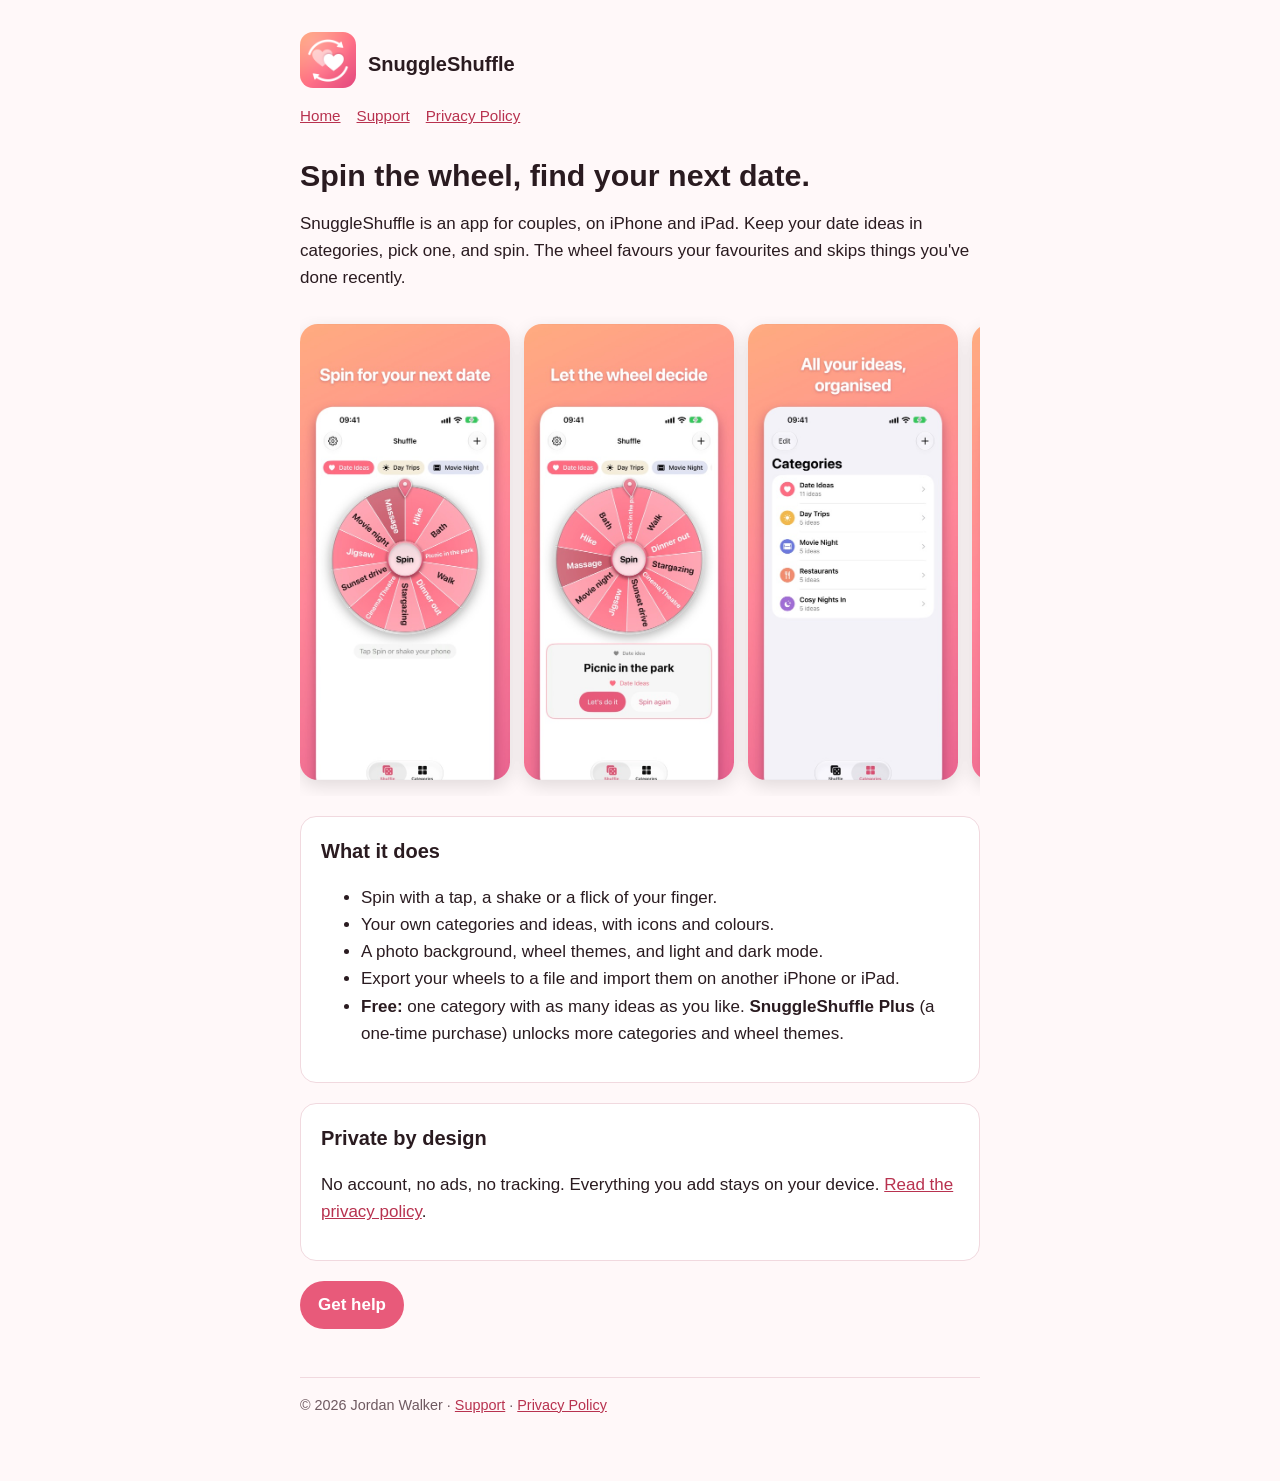
<file: index.html>
<!doctype html>
<html lang="en-GB">
<head>
  <meta charset="utf-8">
  <meta name="viewport" content="width=device-width, initial-scale=1">
  <title>SnuggleShuffle</title>
  <meta name="description" content="SnuggleShuffle: spin the wheel, find your next date. An app for couples on iPhone and iPad.">
  <link rel="icon" href="icon.png">
  <link rel="stylesheet" href="style.css">
</head>
<body>
<main>
  <header class="site">
    <a href="./"><img src="icon.png" alt=""></a>
    <a href="./"><strong>SnuggleShuffle</strong></a>
  </header>
  <nav>
    <a href="./">Home</a>
    <a href="support.html">Support</a>
    <a href="privacy.html">Privacy Policy</a>
  </nav>

  <h1>Spin the wheel, find your next date.</h1>
  <p>SnuggleShuffle is an app for couples, on iPhone and iPad. Keep your date ideas in categories, pick one, and spin. The wheel favours your favourites and skips things you've done recently.</p>

  <div class="gallery" role="list" aria-label="App screenshots">
    <img role="listitem" src="images/shot-01.jpg" width="480" height="1043" loading="lazy" alt="Spin for your next date: the Date Ideas wheel">
    <img role="listitem" src="images/shot-02.jpg" width="480" height="1043" loading="lazy" alt="Let the wheel decide: a result card showing Picnic in the park">
    <img role="listitem" src="images/shot-03.jpg" width="480" height="1043" loading="lazy" alt="All your ideas, organised: a list of five categories">
    <img role="listitem" src="images/shot-04.jpg" width="480" height="1043" loading="lazy" alt="Make it yours: a colourful Sunset-themed wheel across every category">
    <img role="listitem" src="images/shot-05.jpg" width="480" height="1043" loading="lazy" alt="Your photo, behind the wheel: a bright wheel over a soft photo background">
    <img role="listitem" src="images/shot-06.jpg" width="480" height="1043" loading="lazy" alt="One-time Plus, no subscription: the SnuggleShuffle Plus screen">
  </div>

  <div class="card">
    <h2 style="margin-top:0">What it does</h2>
    <ul>
      <li>Spin with a tap, a shake or a flick of your finger.</li>
      <li>Your own categories and ideas, with icons and colours.</li>
      <li>A photo background, wheel themes, and light and dark mode.</li>
      <li>Export your wheels to a file and import them on another iPhone or iPad.</li>
      <li><strong>Free:</strong> one category with as many ideas as you like. <strong>SnuggleShuffle Plus</strong> (a one-time purchase) unlocks more categories and wheel themes.</li>
    </ul>
  </div>

  <div class="card">
    <h2 style="margin-top:0">Private by design</h2>
    <p>No account, no ads, no tracking. Everything you add stays on your device. <a href="privacy.html">Read the privacy policy</a>.</p>
  </div>

  <p><a class="button" href="support.html">Get help</a></p>

  <footer>
    © 2026 Jordan Walker · <a href="support.html">Support</a> · <a href="privacy.html">Privacy Policy</a>
  </footer>
</main>
</body>
</html>
</file>
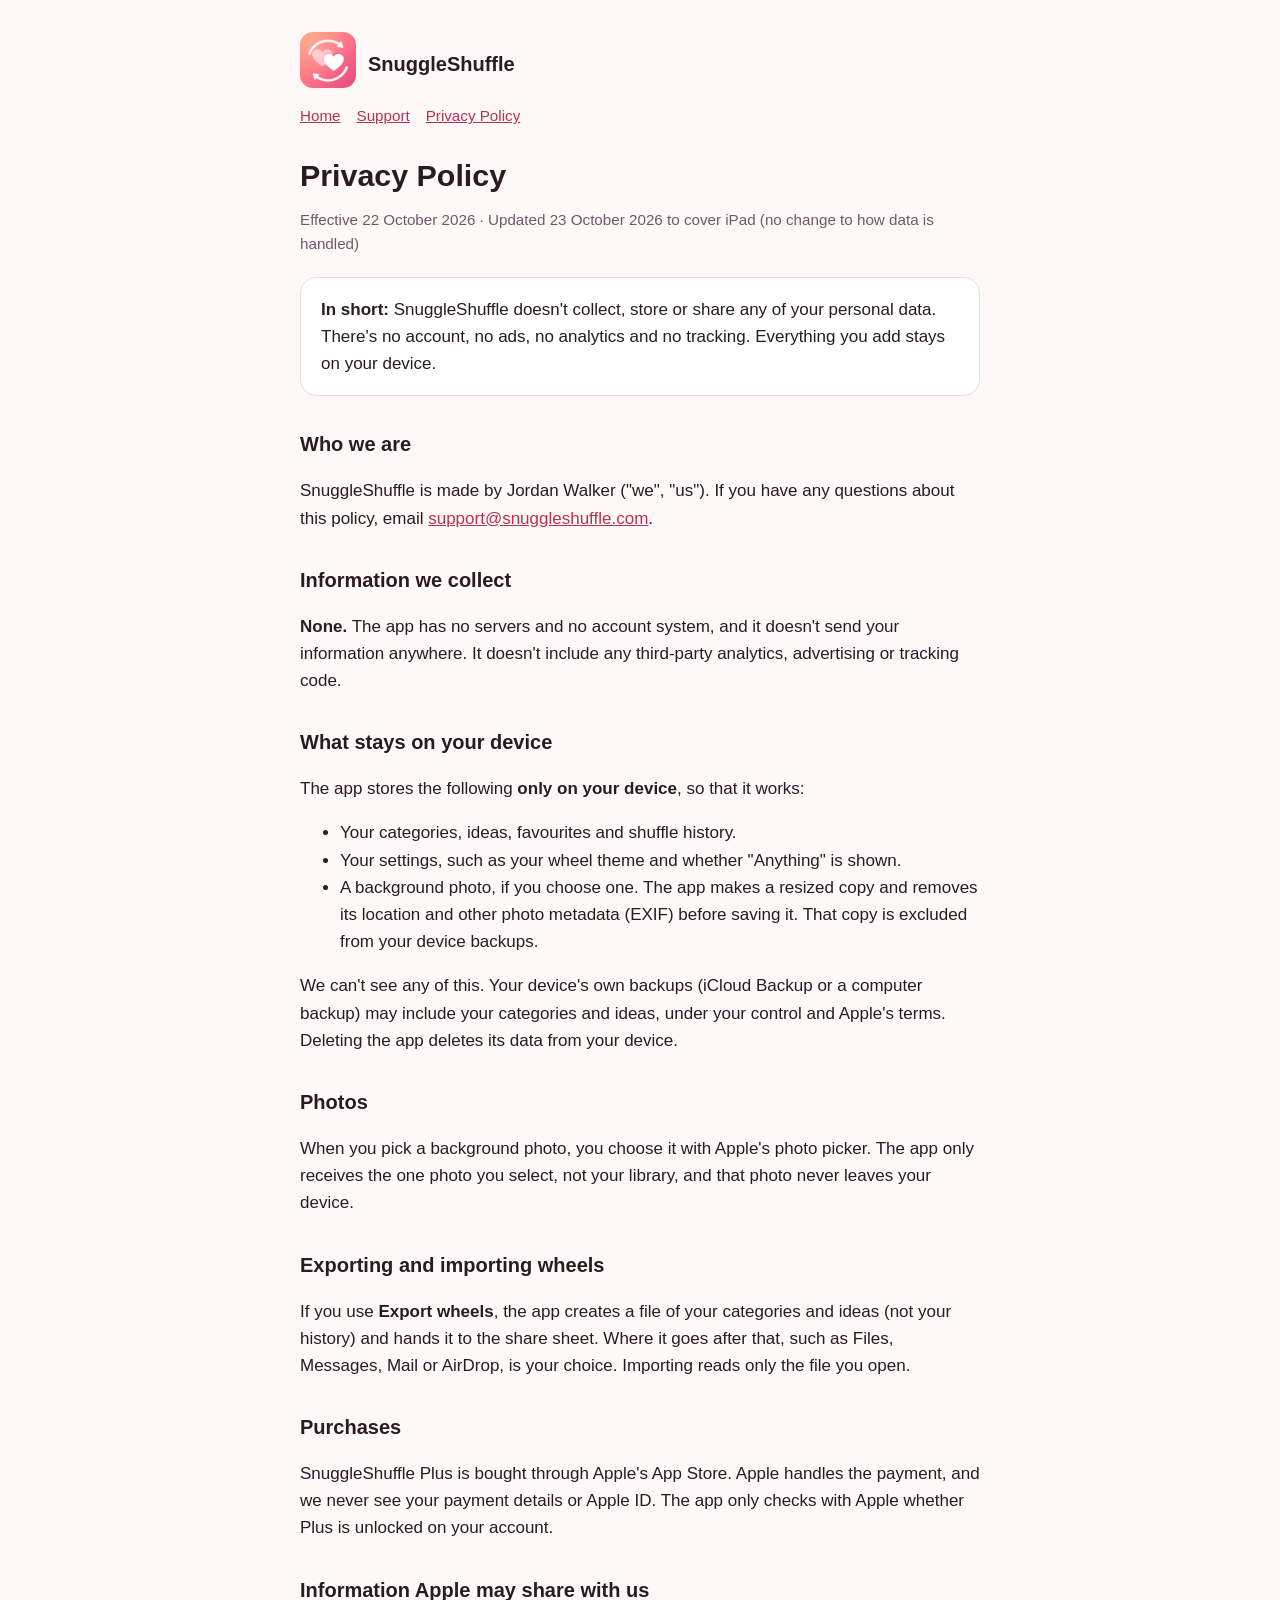
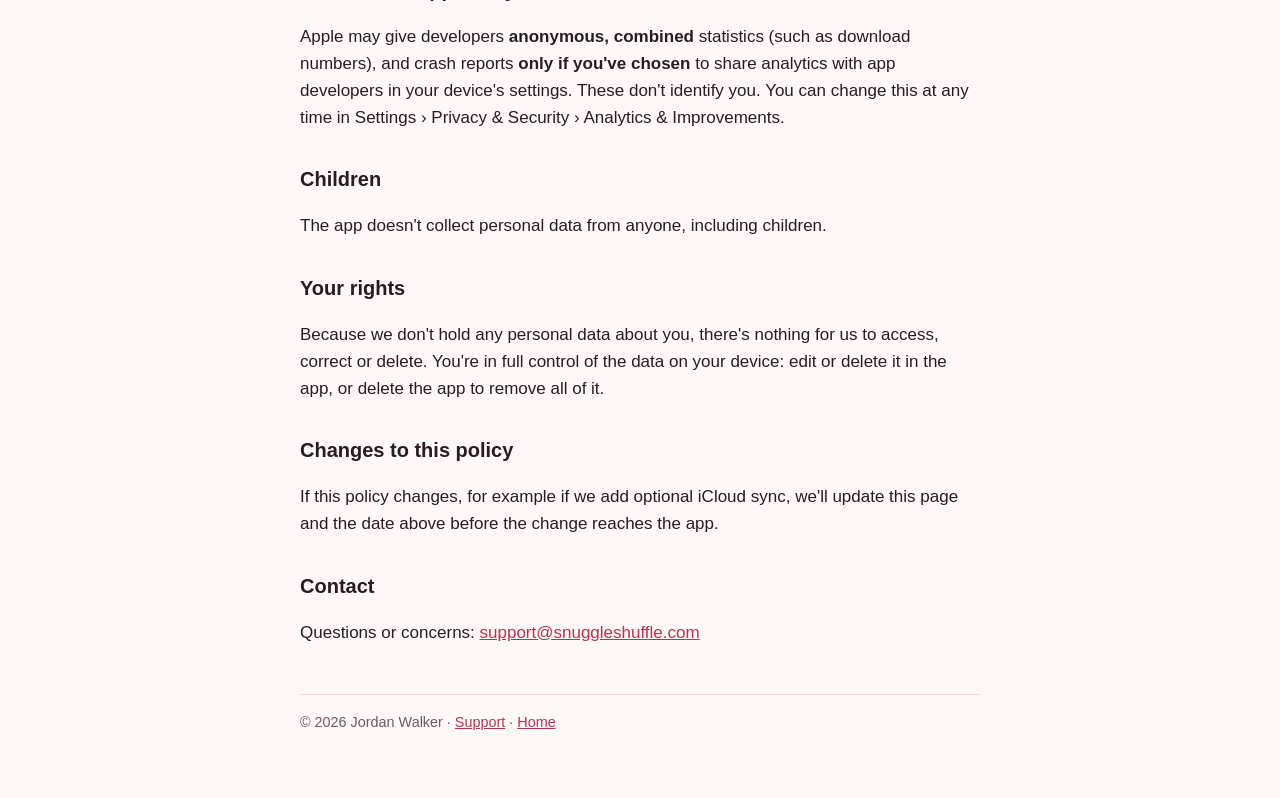
<file: privacy.html>
<!doctype html>
<html lang="en-GB">
<head>
  <meta charset="utf-8">
  <meta name="viewport" content="width=device-width, initial-scale=1">
  <title>Privacy Policy · SnuggleShuffle</title>
  <meta name="description" content="SnuggleShuffle privacy policy: no data collected, everything stays on your device.">
  <link rel="icon" href="icon.png">
  <link rel="stylesheet" href="style.css">
</head>
<body>
<main>
  <header class="site">
    <a href="./"><img src="icon.png" alt=""></a>
    <a href="./"><strong>SnuggleShuffle</strong></a>
  </header>
  <nav>
    <a href="./">Home</a>
    <a href="support.html">Support</a>
    <a href="privacy.html">Privacy Policy</a>
  </nav>

  <h1>Privacy Policy</h1>
  <p class="muted">Effective 22 October 2026 · Updated 23 October 2026 to cover iPad (no change to how data is handled)</p>

  <div class="card">
    <strong>In short:</strong> SnuggleShuffle doesn't collect, store or share any of your personal data. There's no account, no ads, no analytics and no tracking. Everything you add stays on your device.
  </div>

  <h2>Who we are</h2>
  <p>SnuggleShuffle is made by Jordan Walker ("we", "us"). If you have any questions about this policy, email <a href="mailto:support@snuggleshuffle.com">support@snuggleshuffle.com</a>.</p>

  <h2>Information we collect</h2>
  <p><strong>None.</strong> The app has no servers and no account system, and it doesn't send your information anywhere. It doesn't include any third-party analytics, advertising or tracking code.</p>

  <h2>What stays on your device</h2>
  <p>The app stores the following <strong>only on your device</strong>, so that it works:</p>
  <ul>
    <li>Your categories, ideas, favourites and shuffle history.</li>
    <li>Your settings, such as your wheel theme and whether "Anything" is shown.</li>
    <li>A background photo, if you choose one. The app makes a resized copy and removes its location and other photo metadata (EXIF) before saving it. That copy is excluded from your device backups.</li>
  </ul>
  <p>We can't see any of this. Your device's own backups (iCloud Backup or a computer backup) may include your categories and ideas, under your control and Apple's terms. Deleting the app deletes its data from your device.</p>

  <h2>Photos</h2>
  <p>When you pick a background photo, you choose it with Apple's photo picker. The app only receives the one photo you select, not your library, and that photo never leaves your device.</p>

  <h2>Exporting and importing wheels</h2>
  <p>If you use <strong>Export wheels</strong>, the app creates a file of your categories and ideas (not your history) and hands it to the share sheet. Where it goes after that, such as Files, Messages, Mail or AirDrop, is your choice. Importing reads only the file you open.</p>

  <h2>Purchases</h2>
  <p>SnuggleShuffle Plus is bought through Apple's App Store. Apple handles the payment, and we never see your payment details or Apple ID. The app only checks with Apple whether Plus is unlocked on your account.</p>

  <h2>Information Apple may share with us</h2>
  <p>Apple may give developers <strong>anonymous, combined</strong> statistics (such as download numbers), and crash reports <strong>only if you've chosen</strong> to share analytics with app developers in your device's settings. These don't identify you. You can change this at any time in Settings › Privacy &amp; Security › Analytics &amp; Improvements.</p>

  <h2>Children</h2>
  <p>The app doesn't collect personal data from anyone, including children.</p>

  <h2>Your rights</h2>
  <p>Because we don't hold any personal data about you, there's nothing for us to access, correct or delete. You're in full control of the data on your device: edit or delete it in the app, or delete the app to remove all of it.</p>

  <h2>Changes to this policy</h2>
  <p>If this policy changes, for example if we add optional iCloud sync, we'll update this page and the date above before the change reaches the app.</p>

  <h2>Contact</h2>
  <p>Questions or concerns: <a href="mailto:support@snuggleshuffle.com">support@snuggleshuffle.com</a></p>

  <footer>
    © 2026 Jordan Walker · <a href="support.html">Support</a> · <a href="./">Home</a>
  </footer>
</main>
</body>
</html>
</file>
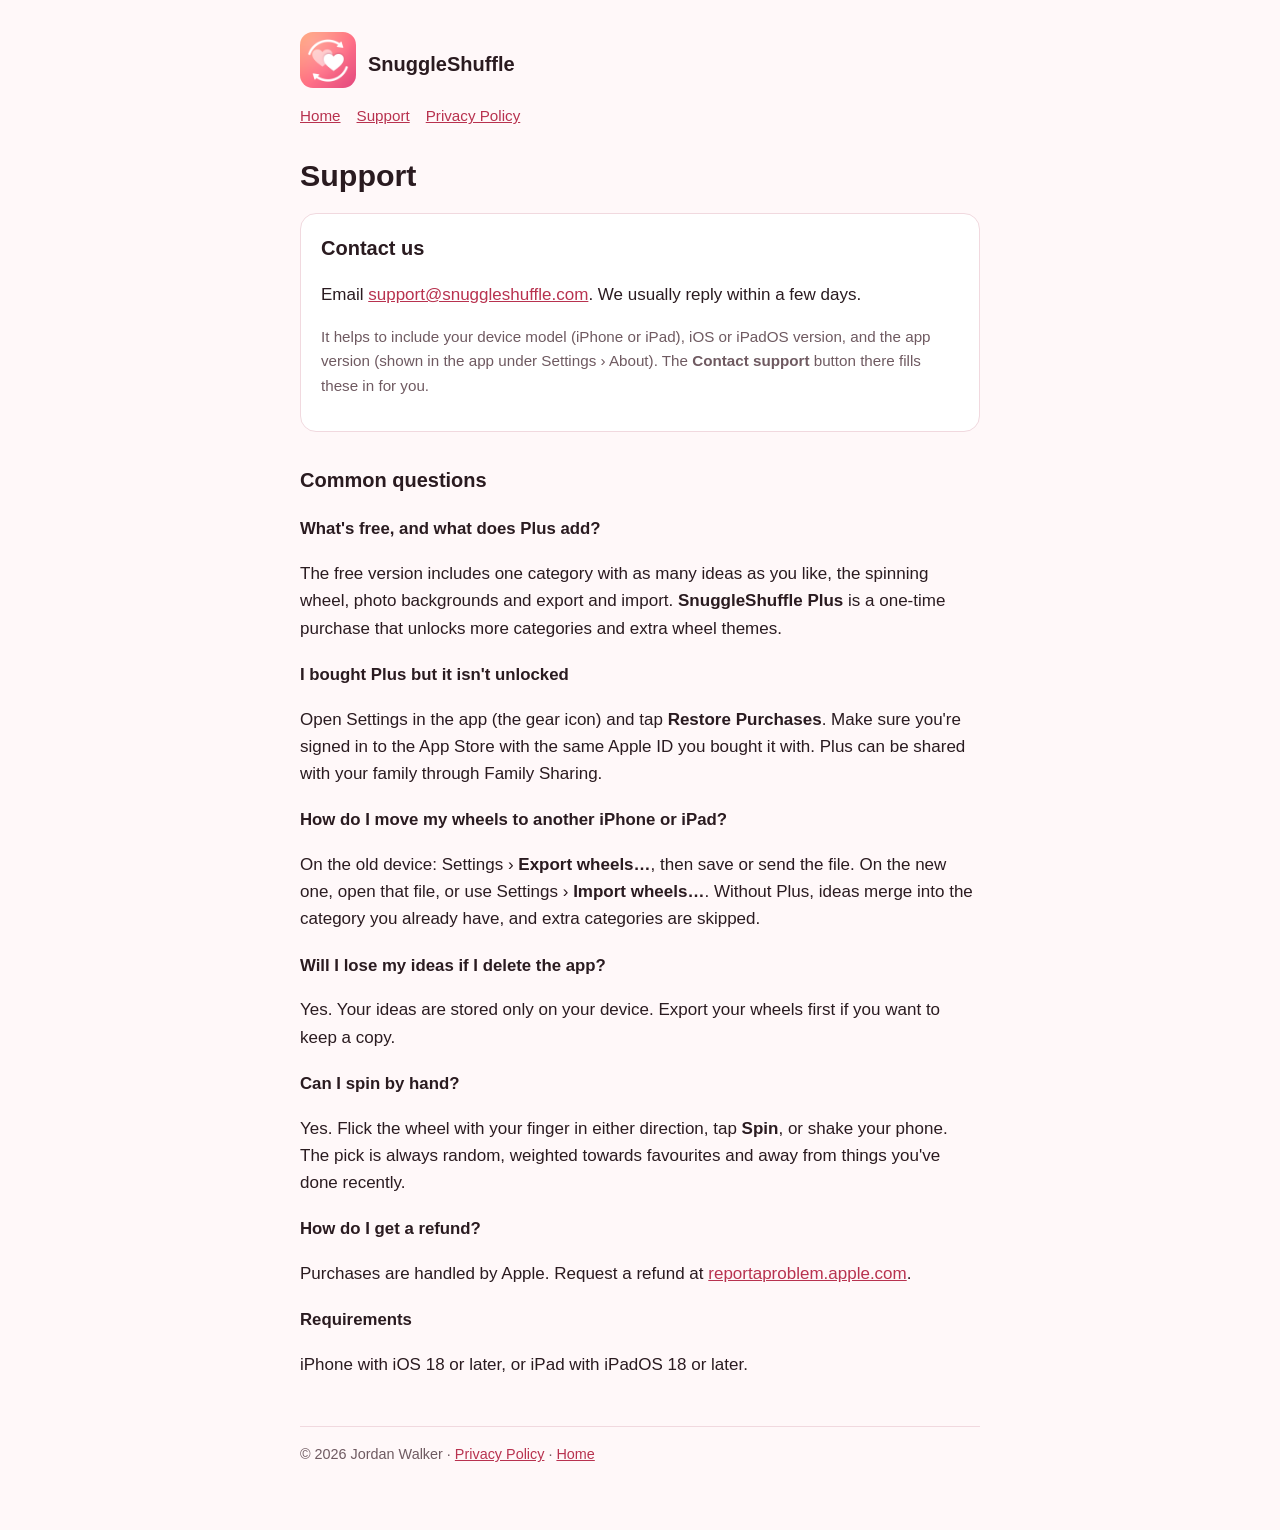
<file: support.html>
<!doctype html>
<html lang="en-GB">
<head>
  <meta charset="utf-8">
  <meta name="viewport" content="width=device-width, initial-scale=1">
  <title>Support · SnuggleShuffle</title>
  <meta name="description" content="Help with SnuggleShuffle: contact, restoring Plus, moving your wheels and more.">
  <link rel="icon" href="icon.png">
  <link rel="stylesheet" href="style.css">
</head>
<body>
<main>
  <header class="site">
    <a href="./"><img src="icon.png" alt=""></a>
    <a href="./"><strong>SnuggleShuffle</strong></a>
  </header>
  <nav>
    <a href="./">Home</a>
    <a href="support.html">Support</a>
    <a href="privacy.html">Privacy Policy</a>
  </nav>

  <h1>Support</h1>

  <div class="card">
    <h2 style="margin-top:0">Contact us</h2>
    <p>Email <a href="mailto:support@snuggleshuffle.com?subject=SnuggleShuffle%20support">support@snuggleshuffle.com</a>. We usually reply within a few days.</p>
    <p class="muted">It helps to include your device model (iPhone or iPad), iOS or iPadOS version, and the app version (shown in the app under Settings › About). The <strong>Contact support</strong> button there fills these in for you.</p>
  </div>

  <h2>Common questions</h2>

  <h3>What's free, and what does Plus add?</h3>
  <p>The free version includes one category with as many ideas as you like, the spinning wheel, photo backgrounds and export and import. <strong>SnuggleShuffle Plus</strong> is a one-time purchase that unlocks more categories and extra wheel themes.</p>

  <h3>I bought Plus but it isn't unlocked</h3>
  <p>Open Settings in the app (the gear icon) and tap <strong>Restore Purchases</strong>. Make sure you're signed in to the App Store with the same Apple ID you bought it with. Plus can be shared with your family through Family Sharing.</p>

  <h3>How do I move my wheels to another iPhone or iPad?</h3>
  <p>On the old device: Settings › <strong>Export wheels…</strong>, then save or send the file. On the new one, open that file, or use Settings › <strong>Import wheels…</strong>. Without Plus, ideas merge into the category you already have, and extra categories are skipped.</p>

  <h3>Will I lose my ideas if I delete the app?</h3>
  <p>Yes. Your ideas are stored only on your device. Export your wheels first if you want to keep a copy.</p>

  <h3>Can I spin by hand?</h3>
  <p>Yes. Flick the wheel with your finger in either direction, tap <strong>Spin</strong>, or shake your phone. The pick is always random, weighted towards favourites and away from things you've done recently.</p>

  <h3>How do I get a refund?</h3>
  <p>Purchases are handled by Apple. Request a refund at <a href="https://reportaproblem.apple.com">reportaproblem.apple.com</a>.</p>

  <h3>Requirements</h3>
  <p>iPhone with iOS 18 or later, or iPad with iPadOS 18 or later.</p>

  <footer>
    © 2026 Jordan Walker · <a href="privacy.html">Privacy Policy</a> · <a href="./">Home</a>
  </footer>
</main>
</body>
</html>
</file>
<file: style.css>
/* SnuggleShuffle site: plain, self-contained, no external resources. */
:root {
  --bg: #fff8f9;
  --surface: #ffffff;
  --text: #2a1b20;
  --muted: #6f5a61;
  --accent: #e85a7a;
  --accent-ink: #b8324f;
  --border: #f1d9df;
  color-scheme: light dark;
}

@media (prefers-color-scheme: dark) {
  :root {
    --bg: #17100f;
    --surface: #221819;
    --text: #f6eaec;
    --muted: #c3aab1;
    --accent: #ff7a95;
    --accent-ink: #ff9bb0;
    --border: #3a2a2e;
  }
}

* { box-sizing: border-box; }

body {
  margin: 0;
  background: var(--bg);
  color: var(--text);
  font: 17px/1.6 -apple-system, BlinkMacSystemFont, "Segoe UI", Roboto, Helvetica, Arial, sans-serif;
}

main {
  max-width: 720px;
  margin: 0 auto;
  padding: 32px 20px 64px;
}

header.site {
  display: flex;
  align-items: center;
  gap: 12px;
  margin-bottom: 8px;
}

header.site img {
  width: 56px;
  height: 56px;
  border-radius: 13px;
}

header.site a { color: inherit; text-decoration: none; }
header.site strong { font-size: 1.25rem; }

nav {
  display: flex;
  flex-wrap: wrap;
  gap: 16px;
  margin: 8px 0 28px;
  font-size: 0.95rem;
}

a { color: var(--accent-ink); }
a:hover { color: var(--accent); }

h1 { font-size: 1.9rem; line-height: 1.2; margin: 0 0 6px; }
h2 { font-size: 1.25rem; margin: 32px 0 8px; }
h3 { font-size: 1.05rem; margin: 20px 0 4px; }
p, li { color: var(--text); }
.muted { color: var(--muted); font-size: 0.95rem; }

.card {
  background: var(--surface);
  border: 1px solid var(--border);
  border-radius: 16px;
  padding: 18px 20px;
  margin: 20px 0;
}

.button {
  display: inline-block;
  background: var(--accent);
  color: #fff;
  padding: 10px 18px;
  border-radius: 999px;
  text-decoration: none;
  font-weight: 600;
}
.button:hover { color: #fff; filter: brightness(1.05); }

/* Swipeable row of screenshots; snaps one image at a time on phones. */
.gallery {
  display: flex;
  gap: 14px;
  overflow-x: auto;
  scroll-snap-type: x mandatory;
  padding: 8px 2px 16px;
  margin: 24px 0 8px;
  -webkit-overflow-scrolling: touch;
}

.gallery img {
  flex: 0 0 auto;
  width: 200px;
  height: auto;
  border-radius: 18px;
  scroll-snap-align: start;
  box-shadow: 0 6px 18px rgba(0, 0, 0, 0.12);
}

@media (min-width: 720px) {
  .gallery img { width: 210px; }
}

footer {
  margin-top: 48px;
  padding-top: 16px;
  border-top: 1px solid var(--border);
  color: var(--muted);
  font-size: 0.9rem;
}
</file>
